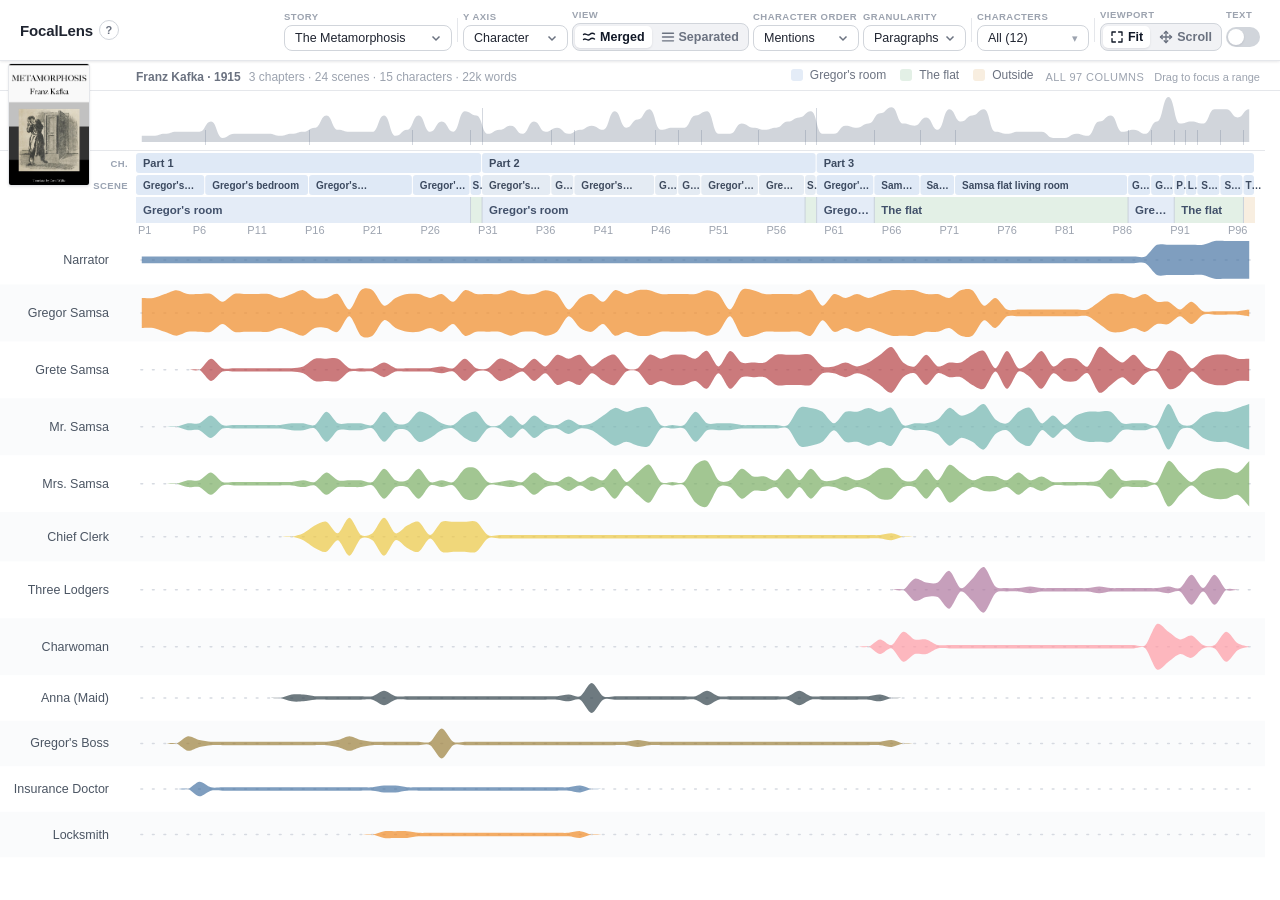
<file: index.html>
<!doctype html>
<html lang="en">
  <head>
    <meta charset="UTF-8" />
    <meta name="viewport" content="width=device-width, initial-scale=1.0" />
    <link rel="icon" type="image/svg+xml" href="/favicon.svg" />
    <title>FocalLens — Visual Narrative Analysis</title>
    <script type="module" crossorigin src="/assets/index-Dw9Pd8xw.js"></script>
    <link rel="stylesheet" crossorigin href="/assets/index-DqpInejI.css">
  </head>
  <body>
    <div id="root"></div>
  </body>
</html>
</file>
<file: assets/index-DqpInejI.css>
:root{--bg: #f7f8fa;--surface: #ffffff;--border: #e5e7eb;--border-strong: #d1d5db;--text: #1f2430;--text-muted: #6b7280;--text-subtle: #9ca3af;--accent: #111827;--accent-soft: #eef2ff;--shadow-sm: 0 1px 2px rgba(16, 24, 40, .04), 0 1px 3px rgba(16, 24, 40, .06);--shadow-md: 0 4px 12px rgba(16, 24, 40, .08);--radius: 12px;--radius-sm: 8px;--font: "Inter", -apple-system, BlinkMacSystemFont, "Segoe UI", Roboto, Helvetica, Arial, sans-serif;--highlight: #fde68a;--highlight-soft: #fef3c7}*{box-sizing:border-box}html,body,#root{height:100%;margin:0}body{font-family:var(--font);color:var(--text);background:var(--bg);-webkit-font-smoothing:antialiased;text-rendering:optimizeLegibility}button,select{font-family:inherit}.app{display:flex;flex-direction:column;height:100vh;overflow:hidden}.app__body{flex:1;display:flex;min-height:0;position:relative}.app--pending{background:linear-gradient(145deg,#f8f5ef 0%,var(--bg) 55%,#eef2f5 100%)}.story-loader{position:absolute;top:0;right:0;bottom:0;left:0;z-index:30;display:grid;place-items:center;padding:32px;background:#f7f8fac7;backdrop-filter:blur(3px);-webkit-backdrop-filter:blur(3px)}.app--pending .story-loader{position:relative;width:100%;min-height:100%;background:transparent}.story-loader__card{display:grid;grid-template-columns:112px minmax(260px,380px);gap:24px;width:min(100%,556px);padding:24px;border:1px solid var(--border);border-radius:16px;background:#fffffff5;box-shadow:var(--shadow-md)}.story-loader__cover{display:block;width:112px;aspect-ratio:2 / 3;object-fit:cover;border-radius:5px;box-shadow:0 8px 22px #1018282e}.story-loader__content{min-width:0;align-self:center}.story-loader__eyebrow{margin:0 0 5px;color:var(--text-muted);font-size:10px;font-weight:700;letter-spacing:.12em;text-transform:uppercase}.story-loader__title{margin:0;color:var(--text);font-family:Georgia,Times New Roman,serif;font-size:25px;font-weight:500;line-height:1.12}.story-loader__byline,.story-loader__scale,.story-loader__message{margin:5px 0 0;color:var(--text-muted);font-size:12px;line-height:1.45}.story-loader__scale{color:var(--text-subtle);font-size:11px}.story-loader__progress{height:4px;margin-top:20px;overflow:hidden;border-radius:999px;background:var(--border)}.story-loader__progress-bar{display:block;width:42%;height:100%;border-radius:inherit;background:var(--accent);animation:story-loader-progress 1.25s ease-in-out infinite}.story-loader__progress--complete .story-loader__progress-bar{width:100%;transform:none;animation:none}@keyframes story-loader-progress{0%{transform:translate(-105%)}to{transform:translate(245%)}}.story-loader__steps{display:grid;gap:8px;margin:15px 0 0;padding:0;list-style:none}.story-loader__step{display:flex;align-items:center;gap:8px;color:var(--text-subtle);font-size:11px}.story-loader__step>span{display:grid;place-items:center;width:18px;height:18px;border:1px solid var(--border-strong);border-radius:50%;font-size:9px;font-weight:700}.story-loader__step--active{color:var(--text);font-weight:600}.story-loader__step--active>span{border-color:var(--accent);background:var(--accent);color:#fff}.story-loader__step--done>span{border-color:#9bb8a3;background:#e8f2eb;color:#315e3e}.story-loader__cancel{margin-top:16px;padding:0;border:0;color:var(--text-muted);background:transparent;font-size:11px;cursor:pointer;text-decoration:underline;text-underline-offset:3px}.story-loader__message{margin-top:16px;color:#7f1d1d}.story-loader__actions{display:flex;flex-wrap:wrap;gap:8px;margin-top:18px}.story-loader__button{padding:7px 11px;border:1px solid var(--border-strong);border-radius:7px;background:var(--surface);color:var(--text);font-size:11px;font-weight:600;cursor:pointer}.story-loader__button--primary{border-color:var(--accent);background:var(--accent);color:#fff}.app--loading .app__body>:not(.story-loader){opacity:.42;transition:opacity .14s ease}@media (max-width: 560px){.story-loader{padding:18px}.story-loader__card{grid-template-columns:76px minmax(0,1fr);gap:16px;padding:18px}.story-loader__cover{width:76px}.story-loader__title{font-size:21px}}@media (prefers-reduced-motion: reduce){.story-loader__progress-bar{width:58%;animation:none}}.pane{min-height:0;min-width:0;display:flex;flex-direction:column;background:var(--surface)}.pane--raster{flex:0 0 60%}.pane--editor{flex:1 1 0;min-width:260px}.app__divider{flex:0 0 8px;cursor:col-resize;background:var(--border);position:relative;display:flex;align-items:center;justify-content:center;transition:background .15s ease;touch-action:none}.app__divider:hover,.app__divider:active{background:#c7cbe8}.app__divider-grip{width:2px;height:34px;border-radius:2px;background:var(--border-strong)}.app__divider:hover .app__divider-grip,.app__divider:active .app__divider-grip{background:#4f46e5}.pane__header{display:flex;flex:0 0 auto;align-items:baseline;justify-content:space-between;gap:12px;padding:7px 20px 6px;border-bottom:1px solid var(--border)}.pane--raster .pane__header{justify-content:space-between;padding-left:var(--nav-inset, 20px)}.pane--raster .pane__facts{flex-shrink:100;min-width:150px}.pane__legend{min-width:0;flex:1 1 auto}.pane__focus{display:flex;align-items:baseline;gap:10px;flex:0 0 auto;white-space:nowrap}.pane__focus-label{font-size:11px;letter-spacing:.04em;text-transform:uppercase;color:var(--text-subtle)}.pane__focus-hint{font-size:11px;color:var(--text-subtle);pointer-events:none}.pane__focus-reset{border:0;padding:0;background:none;font:inherit;font-size:11px;color:var(--text-muted);cursor:pointer;text-decoration:underline}.pane__focus-reset:hover{color:var(--text)}.pane__legend .legend{padding:0;border-bottom:0;background:none;gap:14px;justify-content:flex-end}.pane--raster{position:relative}.pane__stage{flex:1;display:flex;flex-direction:column;min-height:0}.pane__nav{flex:0 0 auto;position:relative;z-index:5;background:var(--surface);overflow:hidden;scrollbar-gutter:stable}.pane__nav .navigator{padding-left:var(--nav-inset, 20px);padding-right:var(--nav-right-pad, 10px)}.pane__coverrail{position:absolute;top:0;left:0;z-index:8;overflow:hidden;pointer-events:none;display:flex;align-items:flex-start;justify-content:flex-start;padding:2px 0 0 8px}.pane__cover{display:block;object-fit:cover;border-radius:3px;border:1px solid var(--border);box-shadow:var(--shadow-sm);will-change:transform}.pane__title{font-size:13px;font-weight:600;letter-spacing:.02em;text-transform:uppercase;color:var(--text-muted);margin:0}.pane__hint{font-size:12px;color:var(--text-subtle)}.pane__facts{display:flex;align-items:baseline;gap:8px;min-width:0;overflow:hidden;white-space:nowrap;font-size:12px;color:var(--text-subtle);cursor:help}.pane__facts-byline{flex:0 0 auto;color:var(--text-muted);font-weight:600}.pane__facts-counts{min-width:0;overflow:hidden;text-overflow:ellipsis}.pane__scroll{flex:1;min-height:0;overflow:auto;overscroll-behavior:contain}.pane__scroll[data-guide=plot]{scrollbar-gutter:stable}.raster__row{display:flex;align-items:flex-start;width:max-content}.raster__plot{flex:0 0 auto}.raster__axis-pin{flex:0 0 auto;position:sticky;top:0;z-index:2;margin-left:calc(-1 * var(--axis-w, 0px));overflow:hidden;visibility:hidden;pointer-events:none;background:var(--surface)}.pane__scroll[data-y-scrolled=true] .raster__axis-pin{visibility:visible;pointer-events:auto}.raster__gutter{flex:0 0 auto;order:-1;position:sticky;left:0;z-index:3;margin-right:calc(-1 * var(--gutter-w, 0px))}.raster__gutter-pin{flex:0 0 auto;order:-2;position:sticky;top:0;left:0;z-index:5;margin-right:calc(-1 * var(--gutter-w, 0px));overflow:hidden;visibility:hidden;pointer-events:none;background:var(--surface)}.pane__scroll[data-y-scrolled=true] .raster__gutter-pin{visibility:visible}.raster__character-key{position:sticky;left:0;z-index:4;display:flex;align-items:flex-start;gap:12px;width:calc(100% - 8px);box-sizing:border-box;margin-top:8px;padding:9px 12px 10px;border:1px solid var(--border);border-radius:10px;background:#fffffff5}.raster__character-key-title{flex:0 0 auto;padding-top:3px;color:var(--text-subtle);font-size:10px;font-weight:700;letter-spacing:.08em;text-transform:uppercase}.raster__character-key-items{display:flex;flex-wrap:wrap;gap:5px 7px;min-width:0}.raster__character-key-item{display:inline-flex;align-items:center;gap:5px;min-height:24px;padding:2px 8px 2px 6px;border:1px solid #dfe3e9;border-radius:999px;background:#fff;color:#4b5563;font:inherit;font-size:11px;line-height:1.2;cursor:pointer;transition:opacity .15s ease,border-color .15s ease,background .15s ease}.raster__character-key-item:hover,.raster__character-key-item:focus-visible{border-color:#9aa3b2;background:#f8fafc;outline:none}.raster__character-key-item.is-active{border-color:#7b8798;background:#f1f5f9;color:var(--text);font-weight:650}.raster__character-key-swatch{width:8px;height:8px;flex:0 0 auto;border-radius:50%}.outline-band{transition:fill .22s ease,stroke .22s ease}.outline-band__label{transition:fill .22s ease}@media (prefers-reduced-motion: reduce){.outline-band,.outline-band__label{transition:none}}.navigator{flex:0 0 auto;padding:2px 20px 4px;border-bottom:1px solid var(--border)}.navigator__svg{display:block}.navigator__area{fill:var(--border-strong);transition:fill .15s ease}.navigator:hover .navigator__area{fill:var(--text-subtle)}.navigator__marks{pointer-events:none}.navigator__mark{stroke:#64748b;stroke-opacity:.28;stroke-width:1;shape-rendering:crispEdges;vector-effect:non-scaling-stroke}.shift-marker{cursor:pointer;outline:none}.shift-marker__rule{stroke-width:1;stroke-dasharray:2 5;stroke-opacity:.16;pointer-events:none;transition:stroke-opacity .15s ease,stroke-width .15s ease}.shift-marker:hover .shift-marker__rule,.shift-marker:focus-visible .shift-marker__rule{stroke-width:1.5;stroke-opacity:.55}.shift-marker:focus-visible rect{stroke:var(--text);stroke-width:1.5}.flow-current{fill:none;stroke-width:1.4;stroke-linecap:round;stroke-dasharray:7 15 21 33 11 24;stroke-opacity:.5;filter:brightness(1.2) saturate(.94);pointer-events:none;vector-effect:non-scaling-stroke;animation:flow-current-forward var(--flow-duration, 3.6s) linear infinite;animation-delay:var(--flow-delay, 0s);transition:stroke-opacity .18s ease,stroke-width .18s ease}.flow-current--active{stroke:#fff;stroke-width:1.8;stroke-opacity:.82;filter:none}@keyframes flow-current-forward{to{stroke-dashoffset:-111}}@media (prefers-reduced-motion: reduce){.flow-current{display:none;animation:none}}.navigator__brush .selection{fill:var(--accent);fill-opacity:.06;stroke:var(--accent);stroke-opacity:.45;shape-rendering:crispEdges}.navigator__brush .handle{fill:var(--accent);fill-opacity:.35}.navigator__brush .overlay{cursor:crosshair}.header{display:flex;position:relative;align-items:center;gap:20px;padding:9px 20px;background:var(--surface);border-bottom:1px solid var(--border);box-shadow:var(--shadow-sm);z-index:10}.header__brand{display:flex;align-items:center;gap:6px;min-width:0;flex:none}.header__title{font-size:15px;font-weight:700;letter-spacing:-.01em;margin:0;white-space:nowrap}.onboarding__trigger{display:grid;place-items:center;width:20px;height:20px;padding:0;border:1px solid var(--border-strong);border-radius:50%;background:var(--surface);color:var(--text-muted);font-size:11px;font-weight:700;line-height:1;cursor:pointer}.onboarding__trigger:hover,.onboarding__trigger:focus-visible{border-color:#8b94a3;color:var(--text);outline:none}.onboarding{position:fixed;top:0;right:0;bottom:0;left:0;z-index:100;display:grid;place-items:center;padding:24px;background:#1118276b}.onboarding--spotlight{background:transparent}.onboarding--side{place-items:center end}.onboarding__highlight{position:fixed;z-index:1;border:2px solid #3b82f6;border-radius:9px;background:#60a5fa14;box-shadow:0 0 0 9999px #1118276b,0 0 0 3px #60a5fa47,0 8px 24px #1e40af33;pointer-events:none;transition:left .18s ease,top .18s ease,width .18s ease,height .18s ease}.onboarding__dialog{position:relative;z-index:2;width:min(100%,480px);overflow:hidden;border:1px solid var(--border-strong);border-radius:14px;background:var(--surface);box-shadow:0 24px 64px #10182840}.onboarding__dialog--wide{width:min(100%,720px)}.onboarding__dialog--side{width:min(100%,400px)}.onboarding__topline{display:flex;align-items:center;justify-content:space-between;padding:11px 14px;border-bottom:1px solid var(--border);color:var(--text-subtle);font-size:10px;font-weight:700;letter-spacing:.06em;text-transform:uppercase}.onboarding__close{width:24px;height:24px;padding:0;border:0;border-radius:6px;background:transparent;color:var(--text-muted);font-size:19px;line-height:1;cursor:pointer}.onboarding__close:hover,.onboarding__close:focus-visible{background:var(--bg);color:var(--text);outline:none}.onboarding__body{min-height:250px;max-height:min(68vh,520px);overflow-y:auto;padding:32px 34px 26px}.onboarding__dialog--wide .onboarding__body{min-height:0;padding:22px 28px 16px}.onboarding__kicker{margin:0 0 9px;color:#536071;font-size:10px;font-weight:750;letter-spacing:.11em;text-transform:uppercase}.onboarding__body h2{margin:0;max-width:390px;color:var(--text);font-family:Georgia,Times New Roman,serif;font-size:25px;font-weight:500;line-height:1.2}.onboarding__dialog--wide .onboarding__body h2{max-width:760px;font-size:20px}.onboarding__description{margin:17px 0 0;color:#4b5563;font-size:13px;line-height:1.65}.onboarding__description>p{margin:0}.onboarding__live-filters{display:flex;flex-wrap:wrap;gap:6px;margin:14px 0}.onboarding__live-filters span{padding:3px 7px;border:1px solid #bfdbfe;border-radius:999px;background:#eff6ff;color:#1e40af;font-size:10px;font-weight:700;line-height:1.3}.onboarding__examples-intro{max-width:600px;font-size:11.5px;line-height:1.5}.onboarding__examples{display:grid;grid-template-columns:1fr;gap:0;margin-top:10px;border-top:1px solid #dde2e9}.onboarding__examples--pair,.onboarding__examples--stacked{grid-template-columns:1fr}.onboarding__focal-example{display:grid;grid-template-columns:82px minmax(0,1fr);grid-template-rows:auto auto auto;column-gap:12px;row-gap:3px;align-items:start;min-width:0;padding:7px 0;border-bottom:1px solid #dde2e9}.onboarding__focal-heading{grid-column:2;display:grid;grid-template-columns:9px auto;align-items:center;column-gap:7px;row-gap:2px;line-height:1.25}.onboarding__focal-heading strong{color:var(--text);font-size:10px}.onboarding__focal-heading>span:last-child{grid-column:2;color:var(--text-subtle);font-size:8.5px}.onboarding__focal-swatch{grid-row:1 / span 2;width:9px;height:9px;border-radius:50%}.onboarding__focal-example blockquote{grid-column:2;margin:1px 0 0;padding:0;border:0;color:#404958;font-family:Georgia,Times New Roman,serif;font-size:11px;font-style:italic;line-height:1.45}.onboarding__focal-image{grid-column:1;grid-row:1 / span 3;align-self:center;display:block;width:82px;height:82px;margin:0;object-fit:contain;border:0;border-radius:5px;background:#fff}.onboarding__focal-reason{grid-column:2;margin:5px 0 0;color:#4b5563;font-size:8.5px;line-height:1.3}.onboarding__focal-reason strong{color:var(--text)}.onboarding__cue{margin:14px 0 0;padding:8px 10px;border-left:3px solid #9aa5b5;background:#f6f7f9;color:#596273;font-size:11px;line-height:1.45}.onboarding__footer{display:flex;align-items:center;justify-content:space-between;gap:16px;padding:13px 14px;border-top:1px solid var(--border);background:#fafbfc}.onboarding__dots{display:flex;gap:5px}.onboarding__dots span{width:6px;height:6px;border-radius:50%;background:var(--border-strong)}.onboarding__dots span.is-active{width:16px;border-radius:999px;background:var(--accent)}.onboarding__actions{display:flex;gap:7px}.onboarding__actions button{min-width:58px;padding:7px 11px;border:1px solid var(--border-strong);border-radius:7px;background:var(--surface);color:var(--text);font-size:11px;font-weight:650;cursor:pointer}.onboarding__actions .onboarding__next{border-color:var(--accent);background:var(--accent);color:#fff}.onboarding__actions button:hover,.onboarding__actions button:focus-visible{box-shadow:0 0 0 2px #1118271f;outline:none}@media (max-width: 520px){.onboarding{padding:14px}.onboarding--side{place-items:center}.onboarding__body{min-height:270px;padding:26px 22px 22px}.onboarding__body h2{font-size:22px}.onboarding__examples--pair,.onboarding__examples--stacked{grid-template-columns:1fr}.onboarding__focal-example{grid-template-columns:70px minmax(0,1fr);column-gap:9px}.onboarding__focal-image{width:70px;height:70px}}@media (prefers-reduced-motion: reduce){.onboarding__highlight{transition:none}}.header__controls{display:flex;align-items:flex-end;justify-content:flex-end;gap:4px;flex-wrap:nowrap;flex:1;min-width:0}.header__controls>*{flex:0 1 auto;min-width:0}.header__sep{flex:0 0 auto;align-self:center;width:1px;height:24px;margin:0 1px;background:var(--border)}.control{display:flex;flex-direction:column;gap:3px}.control__label{font-size:9.5px;font-weight:600;letter-spacing:.05em;text-transform:uppercase;color:var(--text-subtle);line-height:1.2}.select{-webkit-appearance:none;-moz-appearance:none;appearance:none;background:var(--surface);border:1px solid var(--border-strong);border-radius:var(--radius-sm);padding:5px 26px 5px 10px;font-size:12.5px;font-weight:500;color:var(--text);cursor:pointer;min-width:0;max-width:124px;overflow:hidden;text-overflow:ellipsis;white-space:nowrap;background-image:url("data:image/svg+xml,%3Csvg xmlns='http://www.w3.org/2000/svg' width='12' height='12' viewBox='0 0 12 12'%3E%3Cpath fill='none' stroke='%236b7280' stroke-width='1.5' d='M2.5 4.5L6 8l3.5-3.5'/%3E%3C/svg%3E");background-repeat:no-repeat;background-position:right 9px center;transition:border-color .15s ease,box-shadow .15s ease}.select-wrap{position:relative;display:inline-flex;min-width:0}.select-wrap--icon .select{padding-left:30px}.select-wrap__icon{position:absolute;left:10px;top:50%;z-index:1;display:inline-flex;color:var(--text-muted);pointer-events:none;transform:translateY(-50%)}.select--story{max-width:168px}.outline-reset{-webkit-appearance:none;-moz-appearance:none;appearance:none;display:inline-flex;align-items:center;justify-content:center;gap:4px;min-width:34px;height:28px;border:1px solid var(--border-strong);border-radius:var(--radius-sm);padding:0 7px;background:var(--surface);color:var(--text);font-size:12px;font-weight:500;font-variant-numeric:tabular-nums;line-height:1;cursor:pointer;transition:border-color .15s ease,background .15s ease,color .15s ease}.outline-reset__count{color:var(--text-subtle)}.outline-reset:hover:not(:disabled) .outline-reset__count{color:var(--text)}.outline-reset:hover:not(:disabled){border-color:#9ca3af}.outline-reset:focus-visible{outline:none;border-color:#6366f1;box-shadow:0 0 0 3px #6366f129}.outline-reset:disabled{color:var(--text-subtle);cursor:default}.select:hover{border-color:#9ca3af}.select:focus-visible{outline:none;border-color:#6366f1;box-shadow:0 0 0 3px #6366f129}.segmented{display:inline-flex;background:#f1f2f5;border:1px solid var(--border-strong);border-radius:var(--radius-sm);padding:2px;gap:2px}.segmented__btn{-webkit-appearance:none;-moz-appearance:none;appearance:none;border:none;background:transparent;padding:4px 11px;font-size:12.5px;font-weight:600;color:var(--text-muted);border-radius:5px;cursor:pointer;white-space:nowrap;transition:background .15s ease,color .15s ease,box-shadow .15s ease}.segmented--views .segmented__btn{display:inline-flex;align-items:center;gap:4px;padding-inline:7px}.segmented--views svg{flex:none;color:currentColor}.segmented__btn:hover{color:var(--text)}.segmented__btn--active{background:var(--surface);color:var(--accent);box-shadow:var(--shadow-sm)}.options{position:relative}.options__trigger{-webkit-appearance:none;-moz-appearance:none;appearance:none;display:inline-flex;align-items:center;gap:8px;background:var(--surface);border:1px solid var(--border-strong);border-radius:var(--radius-sm);padding:5px 10px;font-size:12.5px;font-weight:500;color:var(--text);cursor:pointer;min-width:112px;justify-content:space-between;transition:border-color .15s ease,box-shadow .15s ease}.options__trigger:hover{border-color:#9ca3af}.options__trigger--open{border-color:#6366f1;box-shadow:0 0 0 3px #6366f129}.options__summary{white-space:nowrap;overflow:hidden;text-overflow:ellipsis}.options__chevron{font-size:11px;color:var(--text-subtle);transition:transform .15s ease}.options__trigger--open .options__chevron{transform:rotate(180deg)}.options__panel{position:absolute;top:calc(100% + 8px);left:0;z-index:20;display:flex;flex-direction:column;gap:14px;background:var(--surface);border:1px solid var(--border-strong);border-radius:var(--radius-md, 10px);box-shadow:var(--shadow-md, 0 8px 24px rgba(15, 23, 42, .14));padding:14px}.options__group{display:flex;flex-direction:column;gap:6px}.select--wide{max-width:none;width:100%}.options__label{font-size:11px;font-weight:600;letter-spacing:.04em;text-transform:uppercase;color:var(--text-subtle)}.chips{display:flex;flex-wrap:wrap;gap:6px;max-width:260px}.chip{-webkit-appearance:none;-moz-appearance:none;appearance:none;display:inline-flex;align-items:center;gap:6px;background:var(--surface);border:1px solid var(--border-strong);border-radius:999px;padding:4px 10px;font-size:12px;font-weight:500;color:var(--text-subtle);cursor:pointer;transition:border-color .15s ease,color .15s ease,background .15s ease}.chip:hover{border-color:#9ca3af;color:var(--text)}.chip--on{background:var(--surface);border-color:#6366f1;color:var(--text);box-shadow:0 0 0 1px #6366f159 inset}.chip__swatch{width:10px;height:10px;border-radius:3px;flex:none;opacity:.35;transition:opacity .15s ease}.chip--on .chip__swatch{opacity:1}.chip--action{font-weight:600;color:var(--text-subtle)}.charfilter{display:flex;flex-direction:column;gap:8px;width:240px}.charfilter__selection-head{display:flex;align-items:baseline;justify-content:space-between;margin-bottom:-2px}.charfilter__selection-count{color:var(--text-subtle);font-size:11px;font-variant-numeric:tabular-nums}.charfilter__actions{display:grid;grid-template-columns:1fr 1fr;gap:6px}.charfilter__action{-webkit-appearance:none;-moz-appearance:none;appearance:none;display:inline-flex;align-items:center;justify-content:center;gap:6px;min-height:34px;border:1px solid var(--border-strong);border-radius:var(--radius-sm);background:#f8f8fb;color:var(--text);font-family:inherit;font-size:12px;font-weight:650;cursor:pointer;transition:border-color .15s ease,background .15s ease,color .15s ease,box-shadow .15s ease}.charfilter__action svg{width:15px;height:15px;fill:none;stroke:currentColor;stroke-linecap:round;stroke-linejoin:round;stroke-width:1.4}.charfilter__action:hover:not(:disabled){border-color:#818cf8;background:#f3f3ff;color:var(--accent)}.charfilter__action:focus-visible{outline:none;border-color:#6366f1;box-shadow:0 0 0 3px #6366f129}.charfilter__action:disabled{border-color:var(--border);background:#f1f2f5;color:#a1a1aa;cursor:default}.charfilter__search{-webkit-appearance:none;-moz-appearance:none;appearance:none;border:1px solid var(--border-strong);border-radius:var(--radius-sm);padding:6px 9px;font-size:12.5px;font-family:inherit;color:var(--text);background:var(--surface)}.charfilter__search:focus{outline:none;border-color:#6366f1;box-shadow:0 0 0 3px #6366f129}.charfilter__list{display:flex;flex-direction:column;max-height:260px;overflow-y:auto;border:1px solid var(--border);border-radius:var(--radius-sm)}.charfilter__item{display:flex;align-items:center;gap:8px;padding:5px 9px;font-size:12.5px;color:var(--text);cursor:pointer}.charfilter__item:hover{background:var(--bg)}.charfilter__item:focus-within{background:var(--bg);outline:1px solid var(--border-strong);outline-offset:-1px}.charfilter__swatch{width:11px;height:11px;flex:none;border:1px solid rgba(15,23,42,.12);border-radius:3px;box-shadow:0 0 0 1px #ffffff8c inset}.charfilter__name{flex:1;white-space:nowrap;overflow:hidden;text-overflow:ellipsis}.charfilter__count{font-variant-numeric:tabular-nums;color:var(--text-subtle);font-size:11px}.charfilter__empty{padding:8px 9px;font-size:12px;color:var(--text-subtle)}.radiogroup{display:inline-flex;align-items:center;gap:12px;padding:4px}.radio{display:inline-flex;align-items:center;gap:6px;font-size:13px;font-weight:500;color:var(--text);cursor:pointer;-webkit-user-select:none;user-select:none}.radio input{-webkit-appearance:none;-moz-appearance:none;appearance:none;width:15px;height:15px;margin:0;border:1.5px solid var(--border-strong);border-radius:50%;background:var(--surface);cursor:pointer;transition:border-color .15s ease,box-shadow .15s ease;position:relative}.radio input:hover{border-color:#9ca3af}.radio input:checked{border-color:var(--accent)}.radio input:checked:after{content:"";position:absolute;top:50%;left:50%;width:7px;height:7px;border-radius:50%;background:var(--accent);transform:translate(-50%,-50%)}.radio input:focus-visible{outline:none;box-shadow:0 0 0 3px #6366f129}.toggle{display:inline-flex;align-items:center;gap:8px;font-size:12.5px;color:var(--text);cursor:pointer;-webkit-user-select:none;user-select:none;padding-bottom:5px}.toggle--row{display:flex;width:100%;padding-bottom:0}.toggle--row>span:last-child{order:-1;flex:1}.toggle input{position:absolute;opacity:0;width:0;height:0}.toggle--header{min-width:34px;height:28px;justify-content:center;padding:0}.toggle--disabled{opacity:.45;cursor:default}.toggle__track{width:34px;height:20px;border-radius:999px;background:var(--border-strong);position:relative;transition:background .15s ease;flex:none}.toggle__track:after{content:"";position:absolute;top:2px;left:2px;width:16px;height:16px;border-radius:50%;background:#fff;box-shadow:var(--shadow-sm);transition:transform .15s ease}.toggle input:checked+.toggle__track{background:#4f46e5}.toggle input:checked+.toggle__track:after{transform:translate(14px)}.legend{display:flex;align-items:center;gap:16px;flex-wrap:wrap;padding:10px 20px;border-bottom:1px solid var(--border);background:linear-gradient(180deg,#fbfbfd,#fff)}.legend__item{display:inline-flex;align-items:center;gap:7px;font-size:12px;color:var(--text-muted)}.legend__entry{position:relative;display:inline-flex}.legend__color-tooltip{position:absolute;top:calc(100% + 9px);right:-6px;z-index:30;display:flex;visibility:hidden;width:280px;flex-direction:column;gap:4px;padding:11px 12px;border:1px solid var(--border-strong);border-radius:var(--radius-md, 10px);background:var(--surface);box-shadow:var(--shadow-md, 0 8px 24px rgba(15, 23, 42, .14));color:var(--text);opacity:0;pointer-events:none;transform:translateY(-3px);transition:opacity .12s ease,transform .12s ease,visibility 0s linear .12s}.legend__entry:hover .legend__color-tooltip,.legend__entry:focus-within .legend__color-tooltip{visibility:visible;opacity:1;transform:translateY(0);transition-delay:0s}.legend__color-kicker{color:var(--text-subtle);font-size:9.5px;font-weight:700;letter-spacing:.08em;text-transform:uppercase}.legend__color-heading{display:flex;align-items:center;gap:7px;font-size:12.5px}.legend__color-meta{color:var(--text-subtle);font-size:10.5px;text-transform:capitalize}.legend__color-copy{margin-top:2px;color:var(--text-muted);font-size:11.5px;line-height:1.45}.legend__item--pick{-webkit-appearance:none;-moz-appearance:none;appearance:none;border:0;background:none;font:inherit;font-size:12px;color:var(--text-muted);padding:2px 6px;margin:-2px -6px;border-radius:5px;cursor:pointer;transition:background .15s ease,color .15s ease}.legend__item--pick:hover{background:#6b7fa81a;color:var(--text)}.legend__item--pick:focus-visible{outline:2px solid #6b7fa8;outline-offset:1px}.legend__item--pick.is-on{background:#6b7fa829;color:var(--text);font-weight:600}.legend__item--pick.is-muted{opacity:.42}.legend__item--pick.is-muted:hover,.legend__item--pick.is-muted:focus-visible{opacity:1}.legend__item--pick.is-on .legend__swatch{box-shadow:0 0 0 1.5px #6b7fa8}.legend__swatch{width:12px;height:12px;border-radius:3px;flex:none}.legend__swatch--present{width:14px;height:3px;background:#cbd0d8;border-radius:2px}.legend__swatch--dotted{width:16px;height:0;border-top:2px dotted var(--text-subtle);border-radius:0}.raster{padding:2px 0 8px}.raster svg{display:block}.editor{padding:16px 22px 48px;font-size:13.5px;line-height:1.55;color:#2a2f3a;font-family:Georgia,Iowan Old Style,Times New Roman,serif}.editor__chapter{text-align:center;font-family:var(--font);font-size:12px;font-weight:700;letter-spacing:.14em;text-transform:uppercase;color:var(--text-muted);margin:16px 0;padding-bottom:8px}.editor__chapter:after{content:"";display:block;width:40px;height:2px;margin:10px auto 0;background:var(--border-strong);border-radius:2px}.editor__para:first-child{margin-top:0}.editor__para{margin:0 0 11px;padding:4px 9px;border-radius:8px;border-left:3px solid transparent;transition:background .18s ease,border-color .18s ease;scroll-margin-top:24px;cursor:pointer}.editor__para:hover:not(.editor__para--active){background:var(--bg)}.editor__aside{color:var(--text-subtle);font-size:.85em;font-style:italic}.editor__dinkus{display:inline-block;padding:0 .35em;color:var(--text-subtle);letter-spacing:.3em}.editor__para-meta{display:block;font-family:var(--font);font-size:11px;font-weight:600;letter-spacing:.04em;text-transform:uppercase;color:var(--text-subtle);margin-bottom:2px}.editor__para--active{background:var(--highlight-soft);border-left-color:var(--highlight)}.editor__para--active .editor__para-meta{color:#b45309}.editor__empty{padding:40px 24px;color:var(--text-subtle);font-family:var(--font);font-size:14px}.raster-tooltip{position:fixed;z-index:50;pointer-events:none;background:#111827;color:#f9fafb;border-radius:8px;padding:8px 10px;font-size:12px;line-height:1.5;box-shadow:var(--shadow-md);max-width:260px}.raster-tooltip--animated{opacity:0;transform:translateY(3px);transition:opacity .14s ease,transform .14s ease;will-change:opacity,transform}.raster-tooltip--animated.raster-tooltip--visible{opacity:1;transform:translateY(0)}@media (prefers-reduced-motion: reduce){.raster-tooltip--animated{transform:none;transition:none}}.raster-tooltip__title{font-weight:700;margin-bottom:2px}.raster-tooltip__row{color:#d1d5db}.raster-tooltip__chip{display:inline-block;width:8px;height:8px;border-radius:2px;margin-right:5px;vertical-align:middle}.raster-tooltip__badges{display:flex;flex-wrap:wrap;gap:5px;margin-top:5px}.raster-tooltip__badge{font-size:9.5px;font-weight:600;text-transform:uppercase;letter-spacing:.04em;padding:1px 6px;border-radius:999px;background:#374151;color:#e5e7eb}.raster-tooltip__cue{display:flex;align-items:center;gap:8px;margin-top:3px}.raster-tooltip__cue-label{flex:0 0 92px;white-space:nowrap;color:#e5e7eb;font-size:11.5px}.raster-tooltip__bar{flex:1;height:6px;background:#374151;border-radius:3px;overflow:hidden}.raster-tooltip__bar-fill{display:block;height:100%;border-radius:3px}.raster-tooltip__excerpt{margin-top:7px;padding-top:7px;border-top:1px solid #374151;color:#9ca3af;font-style:italic;font-size:11.5px;line-height:1.45}.legend__swatch--avatar{width:14px;height:14px;border-radius:50%;display:inline-flex;align-items:center;justify-content:center;font-size:7px;font-weight:700;color:#fff;letter-spacing:0}.explain{position:fixed;z-index:40;display:flex;flex-direction:column;min-width:280px;border:1px solid var(--border-strong);border-radius:var(--radius);background:var(--surface);box-shadow:0 12px 32px #1018282e,0 2px 8px #10182814;overflow:hidden}.explain--collapsed{height:auto;top:auto;bottom:0;border-bottom:0;border-bottom-left-radius:0;border-bottom-right-radius:0;box-shadow:0 -8px 24px #10182829}.explain__bar{display:flex;align-items:center;gap:6px;padding:8px 8px 8px 12px;border-bottom:1px solid var(--border);background:linear-gradient(180deg,#fbfcfe,#f3f5f8);cursor:move;-webkit-user-select:none;user-select:none;touch-action:none}.explain--collapsed .explain__bar{border-bottom:none}.explain__heading{flex:1;min-width:0;display:flex;flex-direction:column;gap:1px}.explain__kind{font-size:9px;font-weight:700;letter-spacing:.09em;text-transform:uppercase;color:var(--text-subtle)}.explain__title{margin:0;font-size:14px;font-weight:650;line-height:1.2;color:var(--text);white-space:nowrap;overflow:hidden;text-overflow:ellipsis}.explain__nav{flex:0 0 auto;width:22px;height:22px;display:grid;place-items:center;padding:0;border:1px solid transparent;border-radius:6px;background:transparent;color:var(--text-muted);font-size:12px;line-height:1;cursor:pointer}.explain__nav:hover{border-color:var(--border-strong);background:#fff;color:var(--text)}.explain__nav--back{width:auto;display:inline-flex;gap:4px;padding:0 6px}.explain__body{flex:1;min-height:0;overflow-y:auto;padding:12px 14px 16px}.explain__subtitle{margin:0 0 10px;font-size:12px;color:var(--text-muted)}.explain__chips{display:flex;flex-wrap:wrap;gap:6px;margin-bottom:14px}.explain__chip{display:inline-flex;align-items:baseline;gap:5px;padding:3px 8px;border:1px solid var(--border);border-radius:999px;background:var(--bg)}.explain__chip-label{font-size:9px;font-weight:700;letter-spacing:.07em;text-transform:uppercase;color:var(--text-subtle)}.explain__chip-value{font-size:11px;font-weight:600;color:var(--text)}.explain__section+.explain__section{margin-top:16px;padding-top:14px;border-top:1px solid var(--border)}.explain__section-title{margin:0 0 6px;font-size:10px;font-weight:700;letter-spacing:.08em;text-transform:uppercase;color:var(--text-subtle)}.explain__prose{margin:0;font-size:13px;line-height:1.55;color:var(--text)}.explain__quote{margin:0;padding:8px 10px;border-left:3px solid var(--border-strong);border-radius:0 var(--radius-sm) var(--radius-sm) 0;background:var(--bg);font-size:12.5px;line-height:1.55;color:var(--text)}.explain__quote cite{display:block;margin-top:6px;font-size:10px;font-style:normal;letter-spacing:.04em;color:var(--text-subtle)}.explain__expandable{border:1px solid var(--border);border-radius:var(--radius-sm);background:var(--bg);overflow:hidden}.explain__expandable summary{padding:8px 10px;font-size:12px;font-weight:600;color:var(--text-muted);cursor:pointer}.explain__expandable[open] summary{border-bottom:1px solid var(--border)}.explain__expandable .explain__quote{max-height:min(280px,45vh);overflow-y:auto;border-left:0;border-radius:0;background:var(--surface)}.explain__expandable-prose{max-height:min(280px,45vh);overflow-y:auto;padding:10px;background:var(--surface)}.explain__note{margin:6px 0 0;font-size:11px;line-height:1.45;color:var(--text-muted)}.explain__jump{display:inline-flex;align-items:baseline;gap:4px;margin:8px 0 0;padding:3px 8px 3px 0;border:0;background:transparent;font:inherit;font-size:12px;font-weight:600;color:var(--accent);cursor:pointer}.explain__jump:hover{text-decoration:underline}.explain__jump-arrow{font-size:13px;line-height:1}.explain__graph-button{display:flex;align-items:center;gap:8px;width:100%;margin:0 0 8px;padding:8px 10px;border:1px solid var(--border-strong);border-radius:var(--radius-sm);background:var(--accent-soft);color:var(--accent);font:inherit;font-size:12px;font-weight:600;text-align:left;cursor:pointer}.explain__graph-button:hover{border-color:var(--accent)}.explain__graph-button .explain__jump-arrow{margin-left:auto}.explain__graph-button-icon{position:relative;width:20px;height:14px;flex:none}.explain__graph-button-icon:before,.explain__graph-button-icon:after{content:"";position:absolute;left:4px;width:12px;height:1px;background:currentColor;transform-origin:left center}.explain__graph-button-icon:before{top:4px;transform:rotate(24deg)}.explain__graph-button-icon:after{top:10px;transform:rotate(-24deg)}.explain__graph-button-icon i{position:absolute;z-index:1;width:5px;height:5px;border-radius:50%;background:currentColor}.explain__graph-button-icon i:nth-child(1){left:0;top:4px}.explain__graph-button-icon i:nth-child(2){right:0;top:0}.explain__graph-button-icon i:nth-child(3){right:0;bottom:0}.explain__list{margin:0;padding:0;list-style:none;display:flex;flex-direction:column;gap:2px}.explain__row-button,.explain__row-static{display:flex;align-items:baseline;flex-wrap:wrap;gap:8px;width:100%;padding:4px 6px;border:1px solid transparent;border-radius:var(--radius-sm);background:transparent;text-align:left;font-size:12.5px;line-height:1.45;color:var(--text)}.explain__row-button{cursor:pointer}.explain__row-button:hover{border-color:var(--border);background:var(--accent-soft)}.explain__row-label{flex:1;min-width:0}.explain__marks{display:flex;flex-wrap:wrap;gap:4px 5px}.explain__row-marks{flex:1 0 100%;display:flex;flex-wrap:wrap;gap:3px 4px;margin-top:3px;min-width:0}.explain__tag{display:inline-flex;align-items:center;gap:4px;padding:1px 7px 1px 5px;border-radius:999px;background:var(--bg);border:1px solid var(--border);font-size:10px;line-height:1.5;white-space:nowrap;color:var(--text-muted)}.explain__tag-dot{width:6px;height:6px;border-radius:50%;flex:none}.explain__row-value{flex:0 0 auto;font-size:11px;font-variant-numeric:tabular-nums;color:var(--text-muted)}.explain__row-hint{flex:0 0 auto;max-width:45%;overflow:hidden;text-overflow:ellipsis;white-space:nowrap;font-size:10px;letter-spacing:.03em;color:var(--text-subtle)}.explain-network{width:100%;overflow-x:auto;border:1px solid var(--border);border-radius:var(--radius-sm);background:var(--bg)}.explain-network svg{display:block;width:100%;min-width:360px;height:auto;font-family:var(--font);background:var(--surface)}.explain-network__caption{fill:var(--text-subtle);font-size:9px;font-weight:700;letter-spacing:.08em}.explain-network__edges path{stroke-width:var(--edge-w, 2);stroke-opacity:.42;transition:opacity .14s ease,stroke-width .14s ease}.explain-network__edges path.is-active{stroke-width:calc(var(--edge-w, 2) * 1.3)}.explain-network__edges path.is-muted,.explain-network__character.is-muted,.explain-network__type.is-muted{opacity:.12}.explain-network__character,.explain-network__type{transition:opacity .14s ease}.explain-network__character{cursor:pointer}.explain-network__character rect{fill:var(--surface);stroke:var(--border-strong)}.explain-network__character:hover rect,.explain-network__character:focus rect{fill:var(--accent-soft);stroke:var(--accent)}.explain-network__character text,.explain-network__type text{fill:var(--text);font-size:11px;font-weight:600;pointer-events:none}.explain-network__type circle{stroke:var(--surface);stroke-width:2}.explain-network__type .explain-network__degree{fill:var(--text-subtle);font-size:9px;font-weight:500}.explain__reasons{margin:0;padding:0;list-style:none;display:flex;flex-direction:column;gap:8px}.explain__reason{font-size:12.5px;line-height:1.45;color:var(--text)}.explain__reason-disclosure{background:transparent}.explain__reason-summary{display:grid;grid-template-columns:max-content 1fr 12px;align-items:start;gap:8px;list-style:none;cursor:pointer}.explain__reason-summary::-webkit-details-marker{display:none}.explain__reason-summary:focus-visible{outline:2px solid var(--accent);outline-offset:2px;border-radius:2px}.explain__reason-dots{display:flex;gap:2px;margin-top:4px}.explain__reason-dot{width:9px;height:9px;border-radius:50%}.explain__reason strong{display:inline;font-size:11px}.explain__reason-label{display:flex;min-width:0;flex-wrap:wrap;align-items:center;gap:3px 6px}.explain__reason-category{display:inline-flex;align-items:center;gap:5px}.explain__reason-separator{color:var(--text-subtle)}.explain__reason-chevron{color:var(--text-subtle);font-size:15px;line-height:1;transform-origin:center;transition:transform .12s ease}.explain__reason-disclosure[open] .explain__reason-chevron{transform:rotate(90deg)}.explain__reason-body{margin-left:17px;padding-top:1px}.explain__sources{display:flex;gap:10px;margin:16px 0 0;font-size:11px}.explain__sources a{color:#2563eb}.explain__footnote{margin:8px 0 0;font-size:10.5px;line-height:1.45;color:var(--text-subtle)}.explain__grip{position:absolute;right:0;bottom:0;width:16px;height:16px;cursor:nwse-resize;touch-action:none;background:linear-gradient(135deg,transparent 0 45%,var(--border-strong) 45% 55%,transparent 55% 70%,var(--border-strong) 70% 80%,transparent 80%)}
</file>
